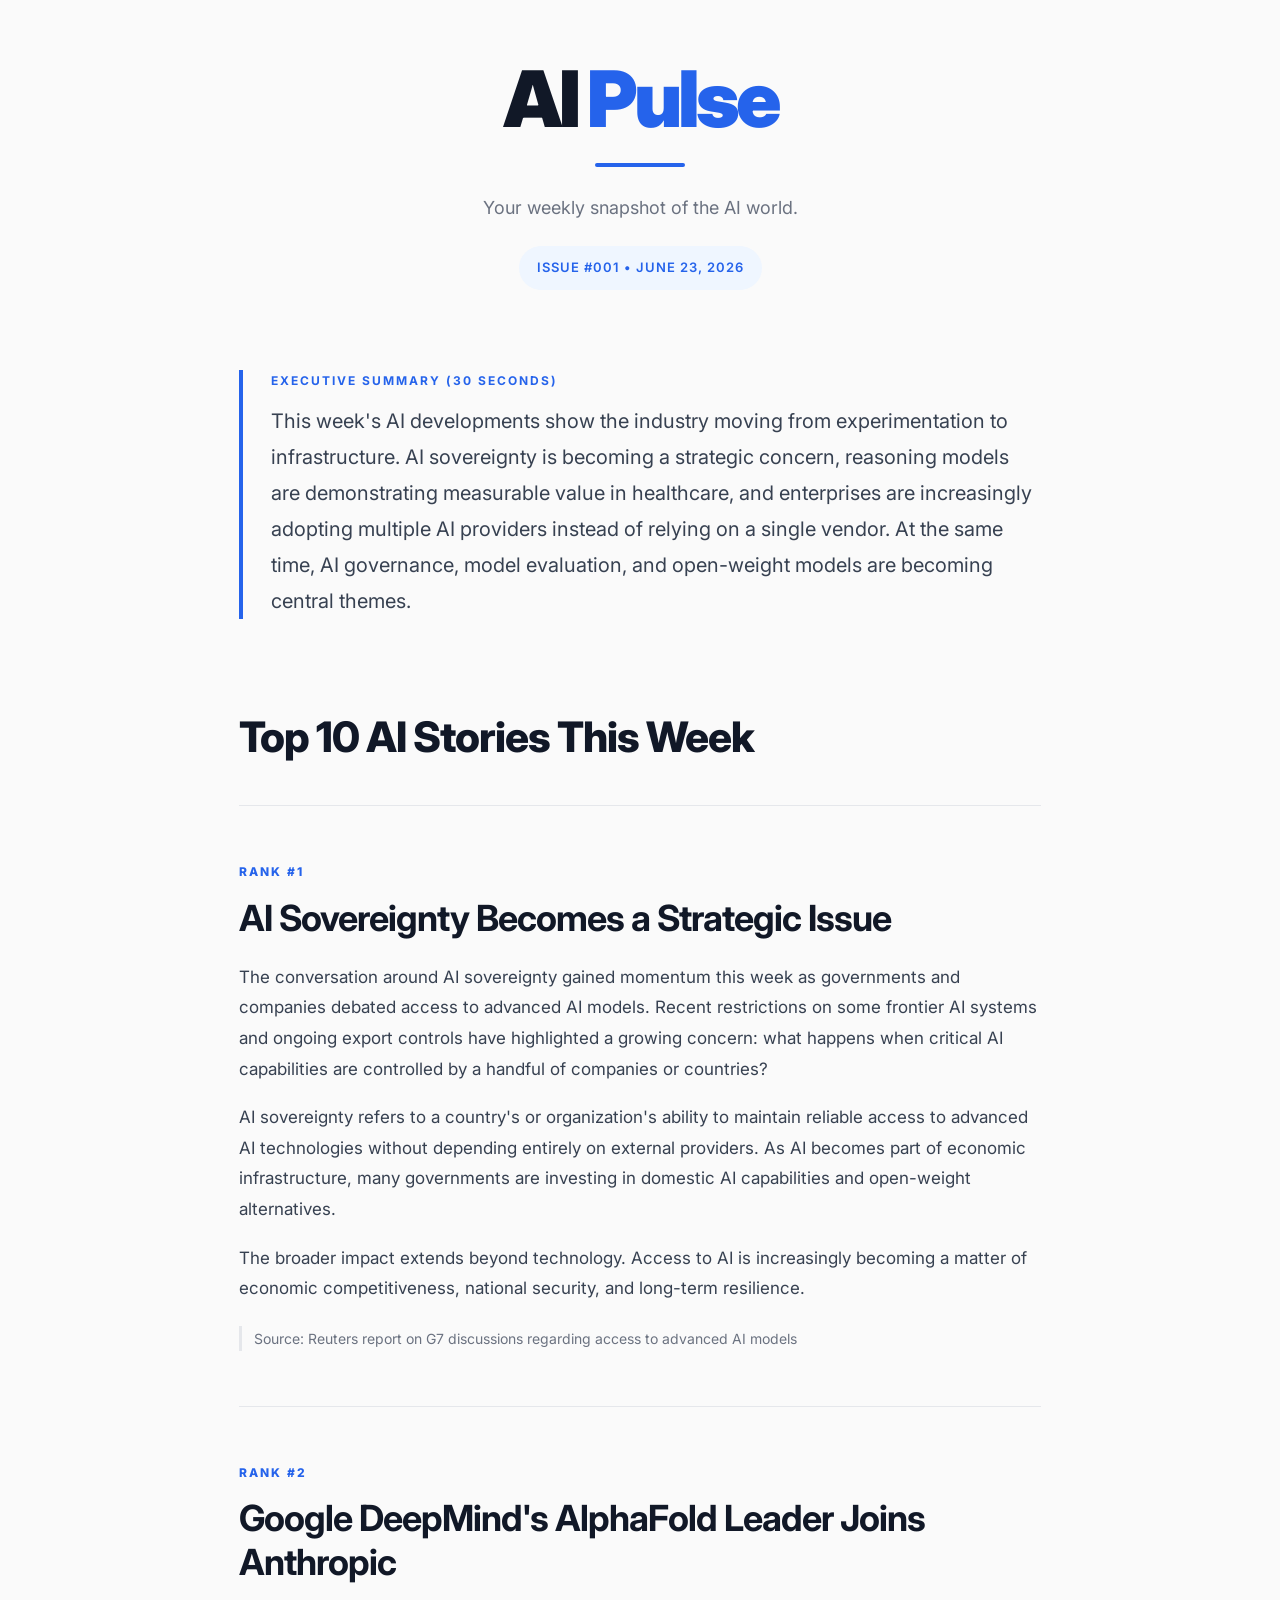
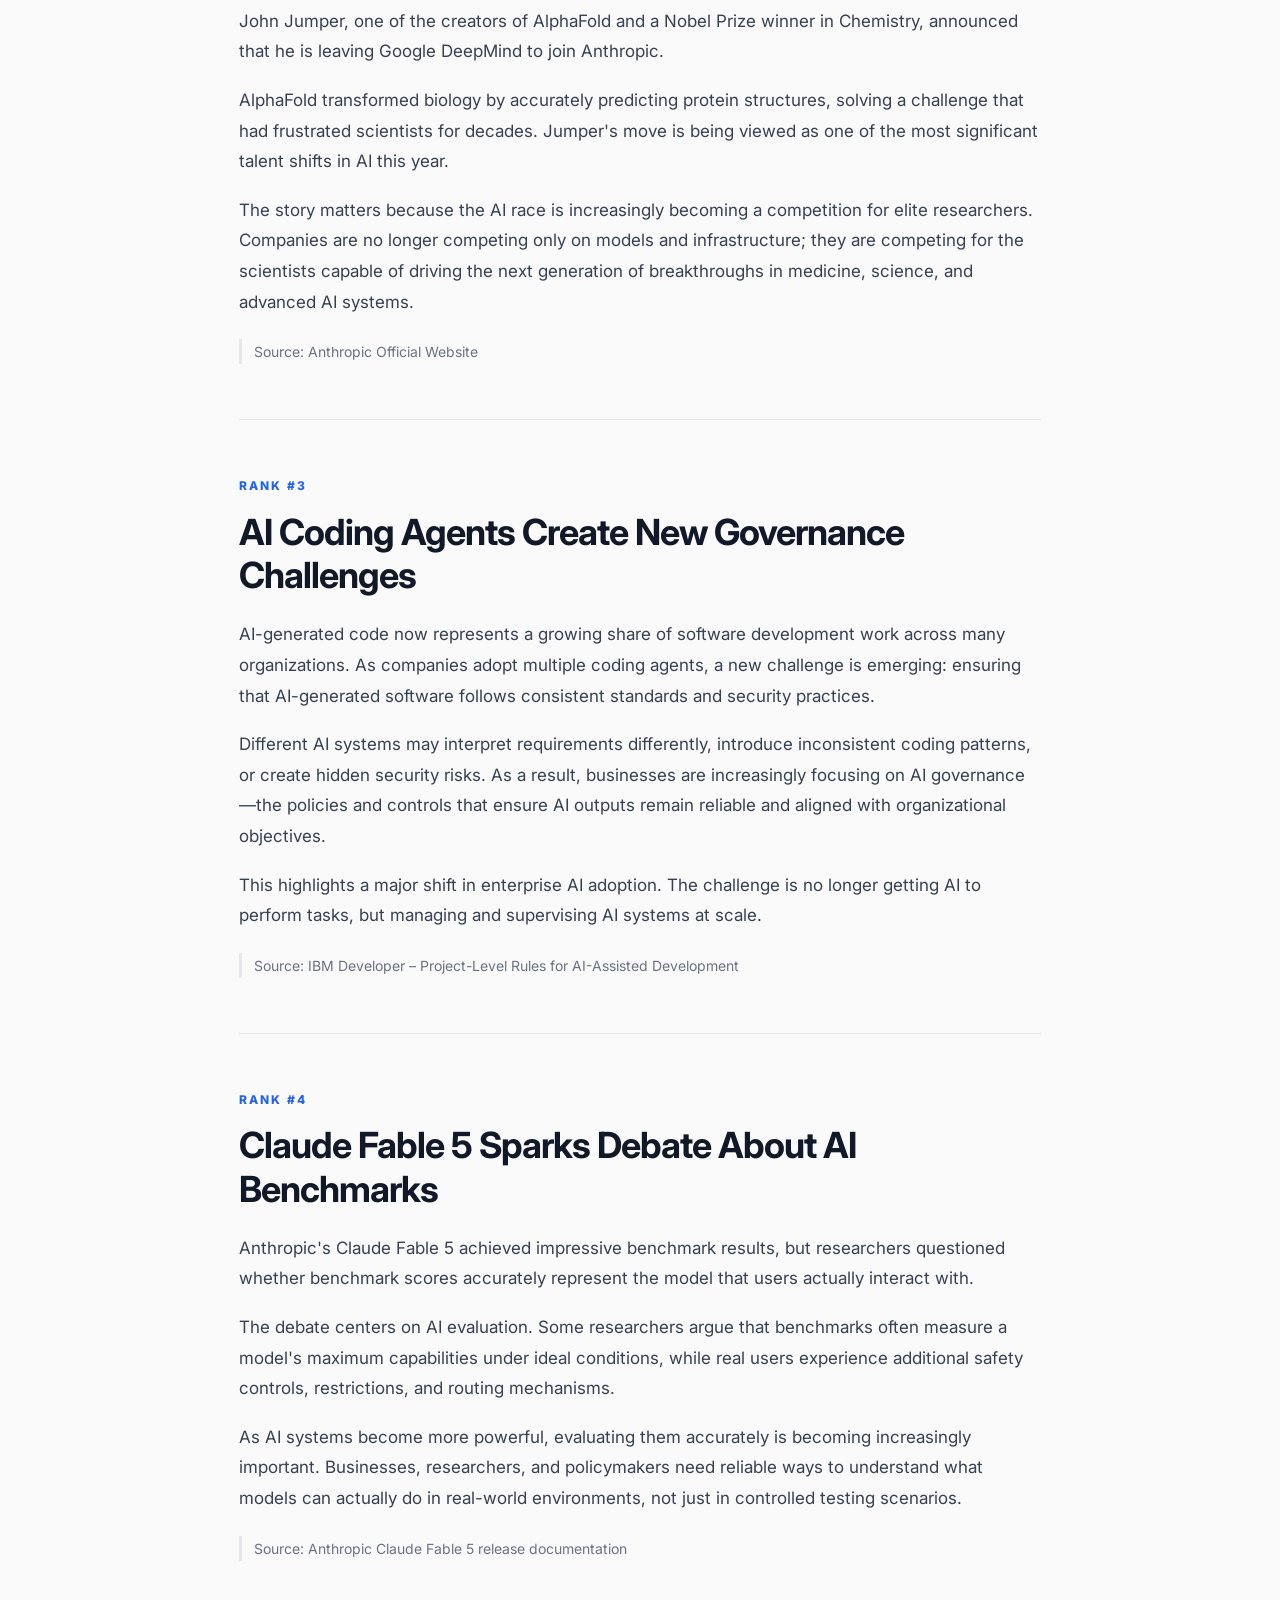
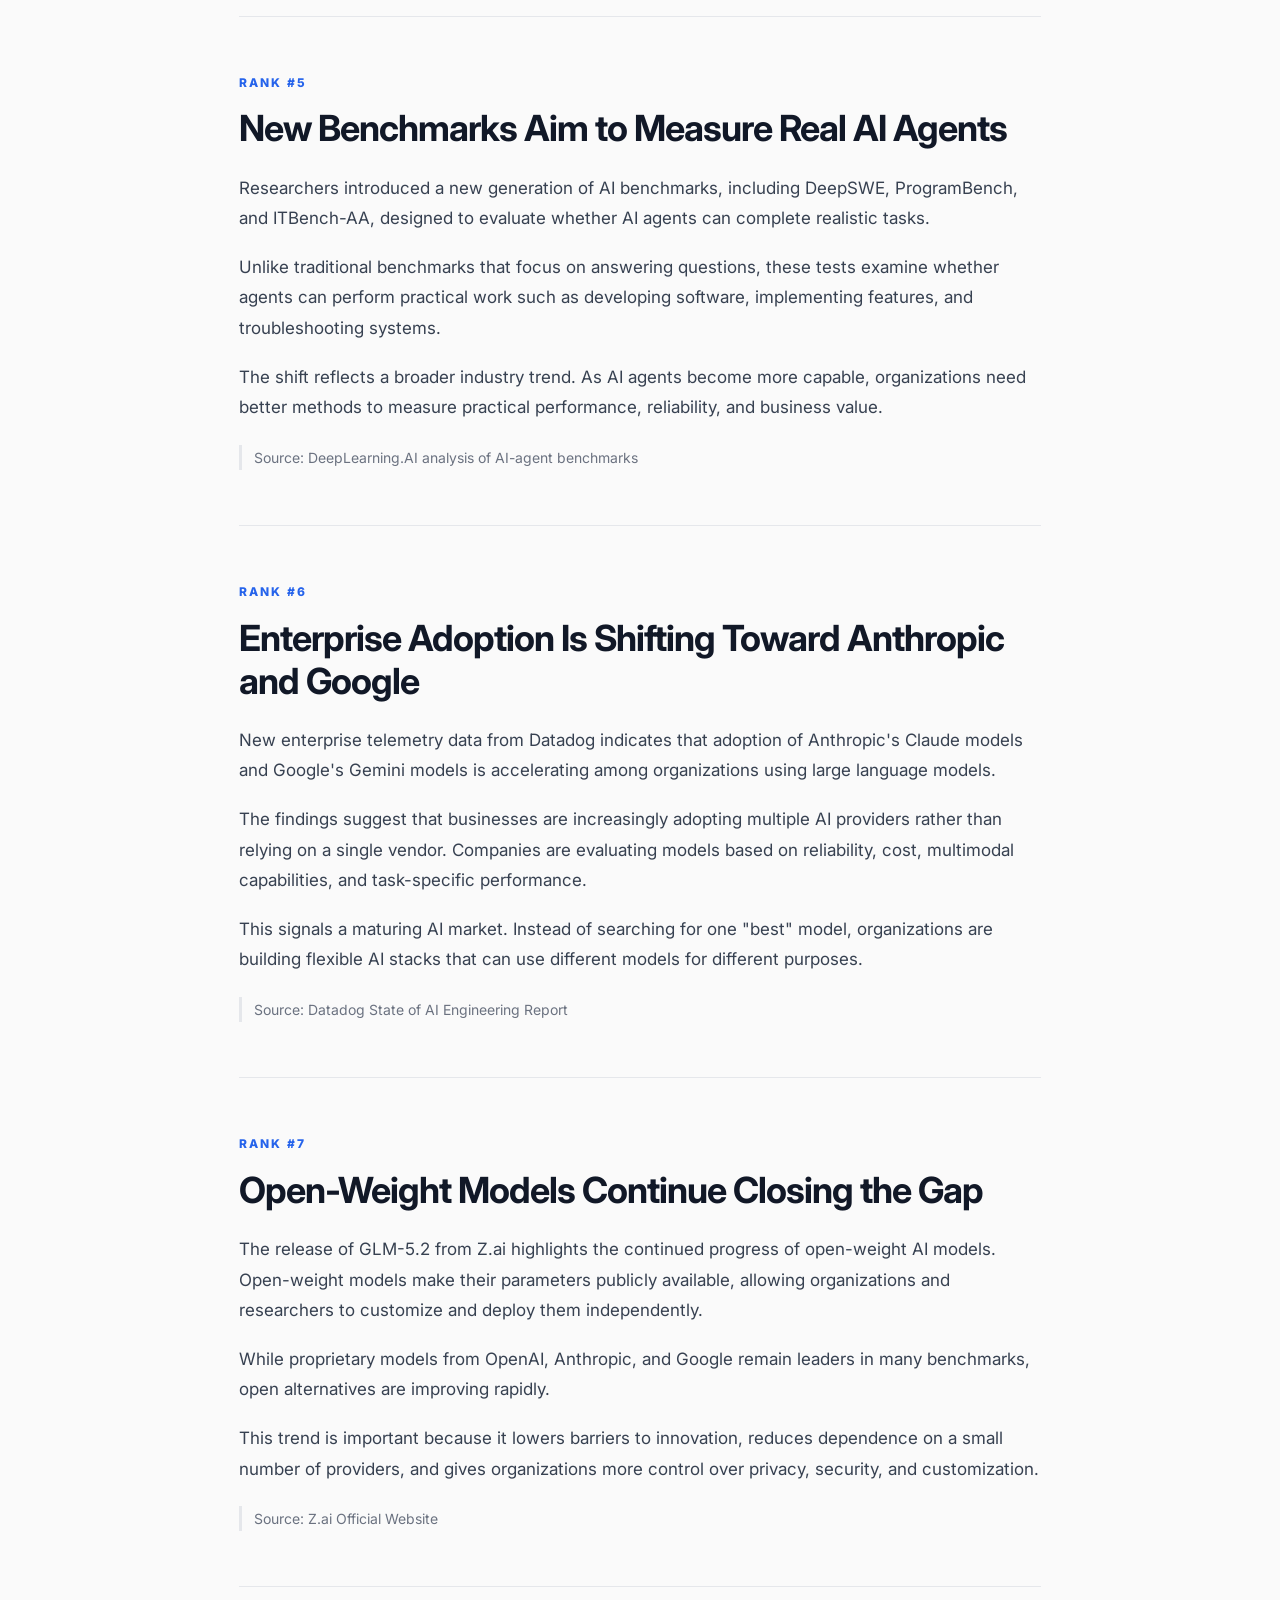
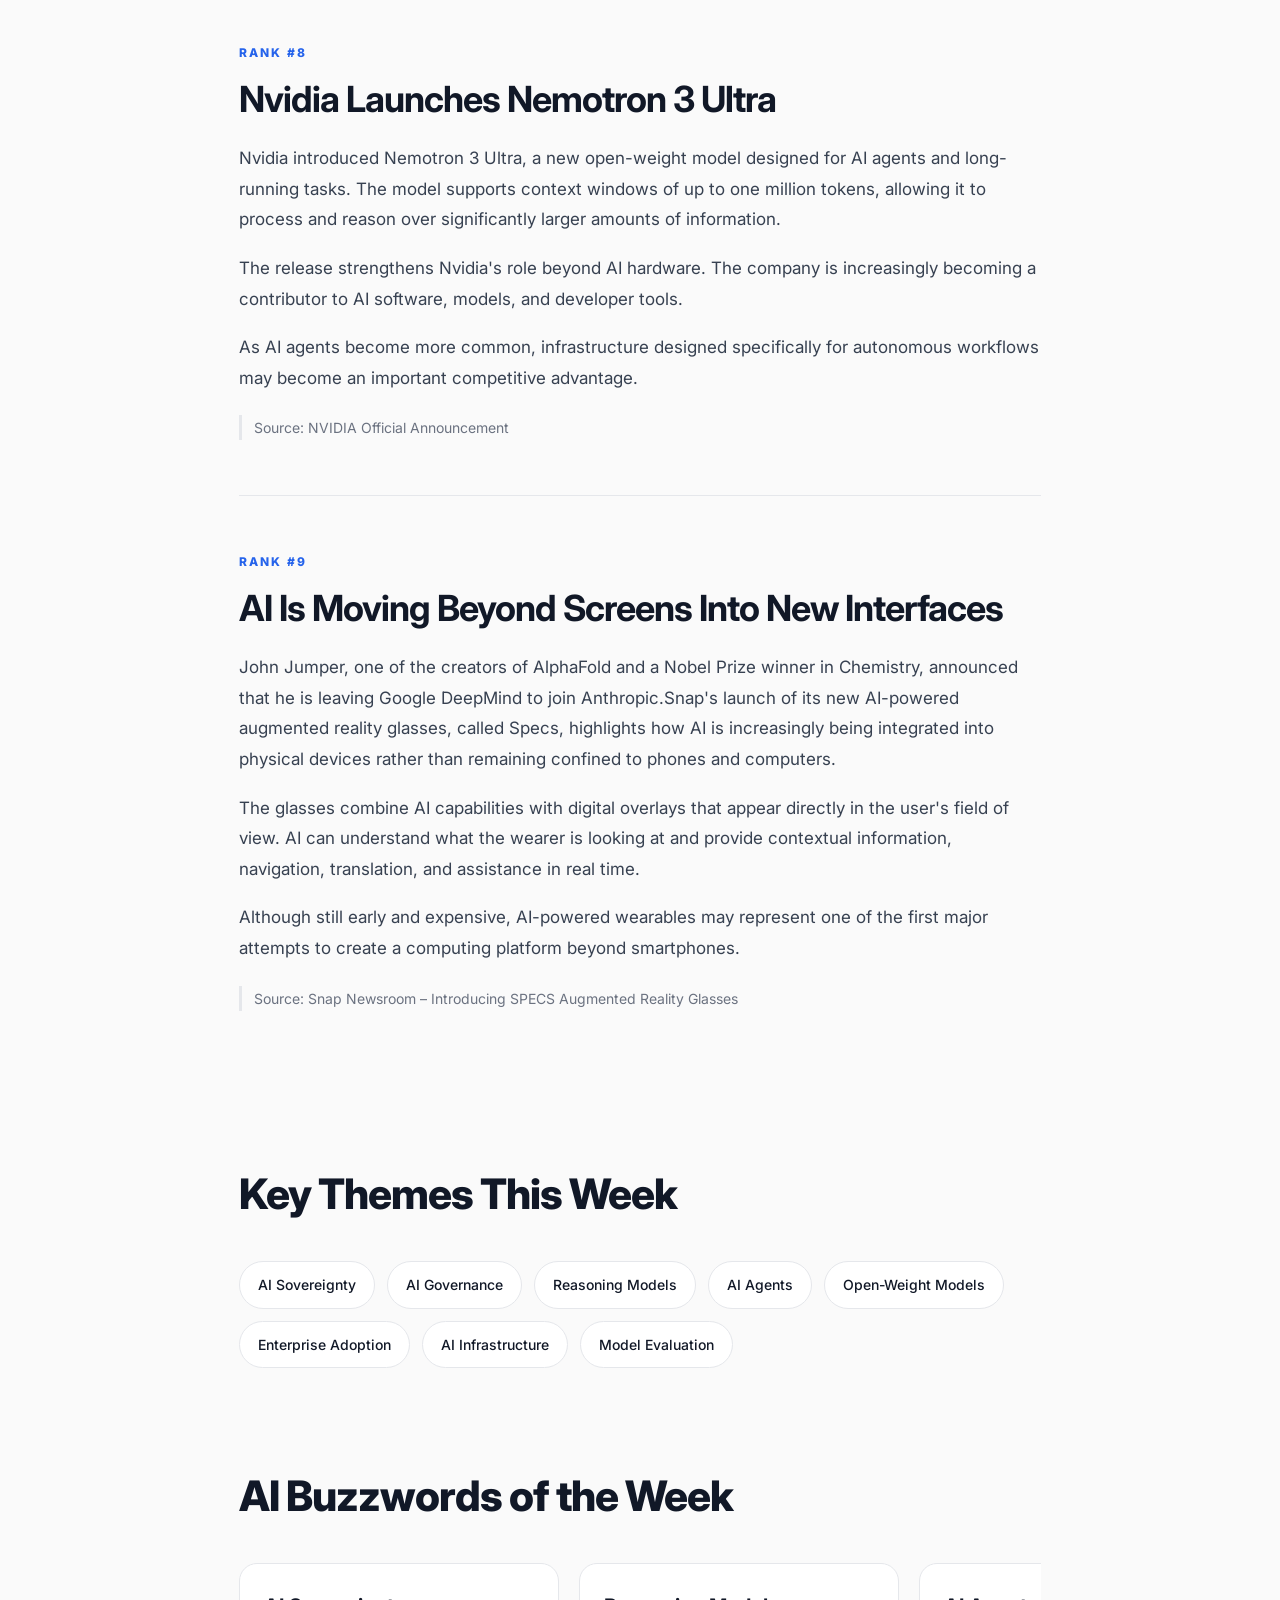
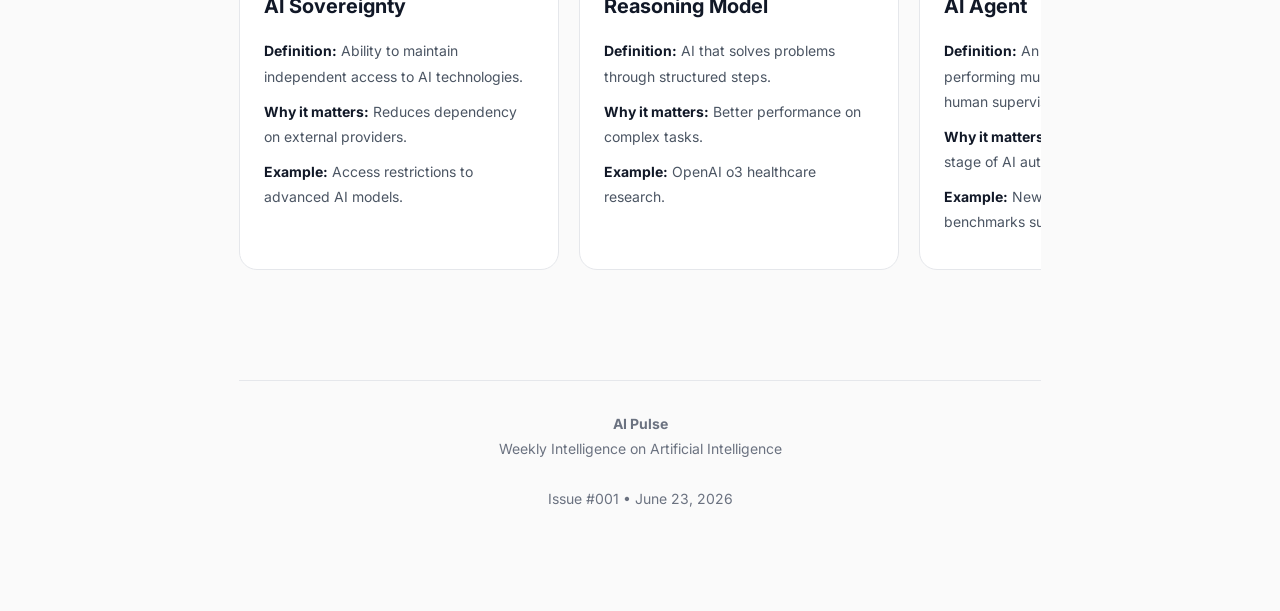
<file: newsletter.html>
<!DOCTYPE html>

<html lang="en">
<head>
<meta charset="UTF-8">
<meta name="viewport" content="width=device-width, initial-scale=1.0">

<title>AI Pulse | Weekly AI Newsletter</title>

<!--
=========================================================
AI PULSE NEWSLETTER TEMPLATE
=========================================================

HOW TO USE NEXT WEEK:

1. Change Issue Number
2. Change Date
3. Replace Executive Summary
4. Duplicate <article class="story"> for all stories
5. Update Key Themes
6. Update Buzzwords

Everything else remains unchanged.

=========================================================
-->

<link rel="preconnect" href="https://fonts.googleapis.com">
<link rel="preconnect" href="https://fonts.gstatic.com" crossorigin>
<link href="https://fonts.googleapis.com/css2?family=Inter:wght@300;400;500;600;700;800;900&display=swap" rel="stylesheet">

<style>

/* =====================================================
ROOT
===================================================== */

:root{
    --bg:#fafafa;
    --card:#ffffff;
    --text:#111827;
    --muted:#6b7280;
    --border:#e5e7eb;
    --accent:#2563eb;
    --accent-light:#eff6ff;
}

/* =====================================================
RESET
===================================================== */

*{
    margin:0;
    padding:0;
    box-sizing:border-box;
}

html{
    scroll-behavior:smooth;
}

body{
    font-family:'Inter',sans-serif;
    background:var(--bg);
    color:var(--text);
    line-height:1.8;
}

/* =====================================================
LAYOUT
===================================================== */

.container{
    max-width:850px;
    margin:auto;
    padding:60px 24px 100px;
}

/* =====================================================
HERO
===================================================== */

.hero{
    text-align:center;
    margin-bottom:80px;
}

.logo{
    font-size:78px;
    font-weight:900;
    letter-spacing:-4px;
    line-height:1;
}

.logo .pulse{
    color:var(--accent);
}

.hero-line{
    width:90px;
    height:4px;
    background:var(--accent);
    margin:25px auto;
    border-radius:999px;
}

.tagline{
    color:var(--muted);
    font-size:18px;
}

.issue{
    display:inline-block;
    margin-top:22px;
    padding:10px 18px;
    background:var(--accent-light);
    color:var(--accent);
    border-radius:999px;
    font-size:13px;
    font-weight:600;
    letter-spacing:1px;
    text-transform:uppercase;
}

/* =====================================================
EXEC SUMMARY
===================================================== */

.summary{
    margin-bottom:80px;
    padding-left:28px;
    border-left:4px solid var(--accent);
}

.summary-label{
    color:var(--accent);
    text-transform:uppercase;
    letter-spacing:2px;
    font-size:12px;
    font-weight:700;
    margin-bottom:12px;
}

.summary p{
    font-size:20px;
    color:#374151;
}

/* =====================================================
SECTION TITLE
===================================================== */

.section-title{
    font-size:42px;
    font-weight:800;
    letter-spacing:-1px;
    margin-bottom:30px;
}

/* =====================================================
NEWS STORIES
===================================================== */

.story{
    padding:55px 0;
    border-top:1px solid var(--border);
}

.rank{
    color:var(--accent);
    text-transform:uppercase;
    letter-spacing:2px;
    font-size:12px;
    font-weight:800;
    margin-bottom:14px;
}

.story-title{
    font-size:36px;
    line-height:1.2;
    letter-spacing:-1px;
    margin-bottom:22px;
}

.story p{
    margin-bottom:18px;
    color:#374151;
    font-size:17px;
}

.source{
    margin-top:22px;
    color:var(--muted);
    font-size:14px;
    border-left:3px solid var(--border);
    padding-left:12px;
}

/* =====================================================
KEY THEMES
===================================================== */

.themes{
    margin-top:90px;
}

.tags{
    display:flex;
    flex-wrap:wrap;
    gap:12px;
    margin-top:20px;
}

.tag{
    padding:10px 18px;
    border:1px solid var(--border);
    border-radius:999px;
    background:white;
    font-size:14px;
    font-weight:500;
}

/* =====================================================
BUZZWORDS
===================================================== */

.buzzwords{
    margin-top:90px;
}

/* =========================================
HORIZONTAL SCROLL BUZZWORDS
========================================= */

.grid{
    display:flex;
    gap:20px;

    overflow-x:auto;
    overflow-y:hidden;

    padding-bottom:10px;
    scroll-behavior:smooth;

    scrollbar-width:thin;
    scrollbar-color:#d1d5db transparent;
}

/* Chrome / Edge */
.grid::-webkit-scrollbar{
    height:8px;
}

.grid::-webkit-scrollbar-track{
    background:transparent;
}

.grid::-webkit-scrollbar-thumb{
    background:#d1d5db;
    border-radius:999px;
}

.word{
    flex:0 0 320px;

    background:white;
    border:1px solid var(--border);
    border-radius:18px;

    padding:24px;

    transition:all 0.2s ease;
}

.word:hover{
    transform:translateY(-4px);
    box-shadow:0 12px 30px rgba(0,0,0,0.06);
}

.word h3{
    margin-bottom:14px;
    font-size:20px;
}

.word p{
    font-size:14px;
    color:#4b5563;
    margin-bottom:10px;
}

.label{
    font-weight:700;
    color:var(--text);
}

/* =====================================================
FOOTER
===================================================== */

.footer{
    margin-top:100px;
    border-top:1px solid var(--border);
    padding-top:30px;
    text-align:center;
    color:var(--muted);
    font-size:14px;
}

/* =====================================================
MOBILE
===================================================== */

@media(max-width:768px){

.logo{
    font-size:56px;
}

.section-title{
    font-size:32px;
}

.story-title{
    font-size:28px;
}

.summary p{
    font-size:18px;
}

}

</style>

</head>

<body>

<div class="container">


<!-- =====================================================
HEADER
===================================================== -->

<header class="hero">

    <div class="logo">
        AI <span class="pulse">Pulse</span>
    </div>

    <div class="hero-line"></div>

    <div class="tagline">
        Your weekly snapshot of the AI world.
    </div>

    <!-- CHANGE ISSUE NUMBER + DATE -->
    <div class="issue">
        Issue #001 • June 23, 2026
    </div>

</header>

<!-- =====================================================
EXECUTIVE SUMMARY
REPLACE WEEKLY
===================================================== -->

<section class="summary">

    <div class="summary-label">
        Executive Summary (30 Seconds)
    </div>

    <p>
        This week's AI developments show the industry moving from experimentation to infrastructure. AI sovereignty is becoming a strategic concern, reasoning models are demonstrating measurable value in healthcare, and enterprises are increasingly adopting multiple AI providers instead of relying on a single vendor. At the same time, AI governance, model evaluation, and open-weight models are becoming central themes.
    </p>

</section>

<!-- =====================================================
TOP STORIES
===================================================== -->

<h1 class="section-title">
    Top 10 AI Stories This Week
</h1>

<!-- =====================================================
STORY TEMPLATE
DUPLICATE THIS BLOCK FOR ALL STORIES
===================================================== -->

<article class="story">

    <div class="rank">
        Rank #1
    </div>
    <h2 class="story-title">
        AI Sovereignty Becomes a Strategic Issue
    </h2>
    <p>
        The conversation around AI sovereignty gained momentum this week as governments and companies debated access to advanced AI models. Recent restrictions on some frontier AI systems and ongoing export controls have highlighted a growing concern: what happens when critical AI capabilities are controlled by a handful of companies or countries?
    </p>
    <p>
        AI sovereignty refers to a country's or organization's ability to maintain reliable access to advanced AI technologies without depending entirely on external providers. As AI becomes part of economic infrastructure, many governments are investing in domestic AI capabilities and open-weight alternatives.
    </p>
    <p>
        The broader impact extends beyond technology. Access to AI is increasingly becoming a matter of economic competitiveness, national security, and long-term resilience.
    </p>
    <div class="source">
        Source: Reuters report on G7 discussions regarding access to advanced AI models
    </div>
</article>

<article class="story">
    <div class="rank">
        Rank #2
    </div>
    <h2 class="story-title">
        Google DeepMind's AlphaFold Leader Joins Anthropic
    </h2>
    <p>
        John Jumper, one of the creators of AlphaFold and a Nobel Prize winner in Chemistry, announced that he is leaving Google DeepMind to join Anthropic.
    </p>
    <p>
        AlphaFold transformed biology by accurately predicting protein structures, solving a challenge that had frustrated scientists for decades. Jumper's move is being viewed as one of the most significant talent shifts in AI this year.
    </p>
    <p>
        The story matters because the AI race is increasingly becoming a competition for elite researchers. Companies are no longer competing only on models and infrastructure; they are competing for the scientists capable of driving the next generation of breakthroughs in medicine, science, and advanced AI systems.
    </p>
    <div class="source">
        Source: Anthropic Official Website
    </div>
</article>

<article class="story">
    <div class="rank">
        Rank #3
    </div>
    <h2 class="story-title">
        AI Coding Agents Create New Governance Challenges
    </h2>
    <p>
        AI-generated code now represents a growing share of software development work across many organizations. As companies adopt multiple coding agents, a new challenge is emerging: ensuring that AI-generated software follows consistent standards and security practices.
    </p>
    <p>
        Different AI systems may interpret requirements differently, introduce inconsistent coding patterns, or create hidden security risks. As a result, businesses are increasingly focusing on AI governance—the policies and controls that ensure AI outputs remain reliable and aligned with organizational objectives.
    </p>
    <p>
        This highlights a major shift in enterprise AI adoption. The challenge is no longer getting AI to perform tasks, but managing and supervising AI systems at scale.
    </p>
    <div class="source">
        Source: IBM Developer – Project-Level Rules for AI-Assisted Development
    </div>
</article>

<article class="story">
    <div class="rank">
        Rank #4
    </div>
    <h2 class="story-title">
        Claude Fable 5 Sparks Debate About AI Benchmarks
    </h2>
    <p>
        Anthropic's Claude Fable 5 achieved impressive benchmark results, but researchers questioned whether benchmark scores accurately represent the model that users actually interact with.
    </p>
    <p>
        The debate centers on AI evaluation. Some researchers argue that benchmarks often measure a model's maximum capabilities under ideal conditions, while real users experience additional safety controls, restrictions, and routing mechanisms.
    </p>
    <p>
        As AI systems become more powerful, evaluating them accurately is becoming increasingly important. Businesses, researchers, and policymakers need reliable ways to understand what models can actually do in real-world environments, not just in controlled testing scenarios.
    </p>
    <div class="source">
        Source: Anthropic Claude Fable 5 release documentation
    </div>
</article>

<article class="story">
    <div class="rank">
        Rank #5
    </div>
    <h2 class="story-title">
        New Benchmarks Aim to Measure Real AI Agents
    </h2>
    <p>
        Researchers introduced a new generation of AI benchmarks, including DeepSWE, ProgramBench, and ITBench-AA, designed to evaluate whether AI agents can complete realistic tasks.
    </p>
    <p>
        Unlike traditional benchmarks that focus on answering questions, these tests examine whether agents can perform practical work such as developing software, implementing features, and troubleshooting systems.
    </p>
    <p>
        The shift reflects a broader industry trend. As AI agents become more capable, organizations need better methods to measure practical performance, reliability, and business value.
    </p>
    <div class="source">
        Source: DeepLearning.AI analysis of AI-agent benchmarks
    </div>
</article>

<article class="story">
    <div class="rank">
        Rank #6
    </div>
    <h2 class="story-title">
        Enterprise Adoption Is Shifting Toward Anthropic and Google
    </h2>
    <p>
        New enterprise telemetry data from Datadog indicates that adoption of Anthropic's Claude models and Google's Gemini models is accelerating among organizations using large language models.
    </p>
    <p>
        The findings suggest that businesses are increasingly adopting multiple AI providers rather than relying on a single vendor. Companies are evaluating models based on reliability, cost, multimodal capabilities, and task-specific performance.
    </p>
    <p>
        This signals a maturing AI market. Instead of searching for one "best" model, organizations are building flexible AI stacks that can use different models for different purposes.
    </p>
    <div class="source">
        Source: Datadog State of AI Engineering Report
    </div>
</article>

<article class="story">
    <div class="rank">
        Rank #7
    </div>
    <h2 class="story-title">
        Open-Weight Models Continue Closing the Gap
    </h2>
    <p>
        The release of GLM-5.2 from Z.ai highlights the continued progress of open-weight AI models. Open-weight models make their parameters publicly available, allowing organizations and researchers to customize and deploy them independently.
    </p>
    <p>
        While proprietary models from OpenAI, Anthropic, and Google remain leaders in many benchmarks, open alternatives are improving rapidly.
    </p>
    <p>
        This trend is important because it lowers barriers to innovation, reduces dependence on a small number of providers, and gives organizations more control over privacy, security, and customization.
    </p>
    <div class="source">
        Source: Z.ai Official Website
    </div>
</article>

<article class="story">
    <div class="rank">
        Rank #8
    </div>
    <h2 class="story-title">
        Nvidia Launches Nemotron 3 Ultra
    </h2>
    <p>
        Nvidia introduced Nemotron 3 Ultra, a new open-weight model designed for AI agents and long-running tasks. The model supports context windows of up to one million tokens, allowing it to process and reason over significantly larger amounts of information.
    </p>
    <p>
        The release strengthens Nvidia's role beyond AI hardware. The company is increasingly becoming a contributor to AI software, models, and developer tools.
    </p>
    <p>
        As AI agents become more common, infrastructure designed specifically for autonomous workflows may become an important competitive advantage.
    </p>
    <div class="source">
        Source: NVIDIA Official Announcement
    </div>
</article>

<article class="story">
    <div class="rank">
        Rank #9
    </div>
    <h2 class="story-title">
        AI Is Moving Beyond Screens Into New Interfaces
    </h2>
    <p>
        John Jumper, one of the creators of AlphaFold and a Nobel Prize winner in Chemistry, announced that he is leaving Google DeepMind to join Anthropic.Snap's launch of its new AI-powered augmented reality glasses, called Specs, highlights how AI is increasingly being integrated into physical devices rather than remaining confined to phones and computers.
    </p>
    <p>
        The glasses combine AI capabilities with digital overlays that appear directly in the user's field of view. AI can understand what the wearer is looking at and provide contextual information, navigation, translation, and assistance in real time.
    </p>
    <p>
        Although still early and expensive, AI-powered wearables may represent one of the first major attempts to create a computing platform beyond smartphones.
    </p>
    <div class="source">
        Source: Snap Newsroom – Introducing SPECS Augmented Reality Glasses
    </div>
</article>

<!--
COPY THE ABOVE ARTICLE
CHANGE:
Rank #
Headline
Paragraphs
Source

Repeat until Rank #10
-->

<!-- =====================================================
KEY THEMES
===================================================== -->

<section class="themes">

    <h2 class="section-title">
        Key Themes This Week
    </h2>

    <div class="tags">

        <div class="tag">AI Sovereignty</div>
        <div class="tag">AI Governance</div>
        <div class="tag">Reasoning Models</div>
        <div class="tag">AI Agents</div>
        <div class="tag">Open-Weight Models</div>
        <div class="tag">Enterprise Adoption</div>
        <div class="tag">AI Infrastructure</div>
        <div class="tag">Model Evaluation</div>

    </div>

</section>

<!-- =====================================================
AI BUZZWORDS
===================================================== -->

<section class="buzzwords">

    <h2 class="section-title">
        AI Buzzwords of the Week
    </h2>

    <div class="grid">

        <div class="word">

            <h3>AI Sovereignty</h3>

            <p>
                <span class="label">Definition:</span>
                Ability to maintain independent access to AI technologies.
            </p>

            <p>
                <span class="label">Why it matters:</span>
                Reduces dependency on external providers.
            </p>

            <p>
                <span class="label">Example:</span>
                Access restrictions to advanced AI models.
            </p>

        </div>

        <div class="word">

            <h3>Reasoning Model</h3>

            <p>
                <span class="label">Definition:</span>
                AI that solves problems through structured steps.
            </p>

            <p>
                <span class="label">Why it matters:</span>
                Better performance on complex tasks.
            </p>

            <p>
                <span class="label">Example:</span>
                OpenAI o3 healthcare research.
            </p>

        </div>

        <!-- COPY MORE BUZZWORD CARDS HERE -->
        <div class="word">

            <h3>AI Agent</h3>

            <p>
                <span class="label">Definition:</span>
                An AI system capable of performing multi-step tasks with limited human supervision.
            </p>

            <p>
                <span class="label">Why it matters:</span>
                Represents the next stage of AI automation.
            </p>

            <p>
                <span class="label">Example:</span>
                New agent-focused benchmarks such as DeepSWE.
            </p>

        </div>

        <div class="word">

            <h3>Benchmark</h3>

            <p>
                <span class="label">Definition:</span>
                A standardized test used to evaluate AI performance.
            </p>

            <p>
                <span class="label">Why it matters:</span>
                Helps compare models objectively.
            </p>

            <p>
                <span class="label">Example:</span>
                Debate surrounding Claude Fable 5 benchmark scores.
            </p>

        </div>

        <div class="word">
            <h3>Open-Weight Model</h3>
            <p>
                <span class="label">Definition:</span>
                A model whose parameters are publicly available.
            </p>
            <p>
                <span class="label">Why it matters:</span>
                Allows organizations to customize and deploy AI independently.
            </p>
            <p>
                <span class="label">Example:</span>
                GLM-5.2 and Nemotron 3 Ultra.
            </p>
        </div>

        <div class="word">
            <h3>Multimodal AI</h3>
            <p>
                <span class="label">Definition:</span>
                AI that can process multiple types of information such as text, images, and audio.
            </p>
            <p>
                <span class="label">Why it matters:</span>
                Enables richer and more flexible applications.
            </p>
            <p>
                <span class="label">Example:</span>
                Enterprise adoption trends highlighted by Datadog.
            </p>
        </div>

        <div class="word">
            <h3>AI Governance</h3>
            <p>
                <span class="label">Definition:</span>
                Policies and controls that ensure AI is used responsibly.
            </p>
            <p>
                <span class="label">Why it matters:</span>
                Helps organizations manage reliability, compliance, and risk.
            </p>
            <p>
                <span class="label">Example:</span>
                Governance challenges associated with AI coding agents.
            </p>
        </div>

        <div class="word">
            <h3>Context Window</h3>
            <p>
                <span class="label">Definition:</span>
                The amount of information an AI model can consider at one time.
            </p>
            <p>
                <span class="label">Why it matters:</span>
                Larger context windows enable more complex reasoning.
            </p>
            <p>
                <span class="label">Example:</span>
                Nemotron 3 Ultra's one-million-token context window.
            </p>
        </div>

    </div>

</section>

<!-- =====================================================
FOOTER
===================================================== -->

<footer class="footer">

    <strong>AI Pulse</strong><br>
    Weekly Intelligence on Artificial Intelligence<br><br>

    Issue #001 • June 23, 2026

</footer>


</div>

</body>
</html>
</file>
